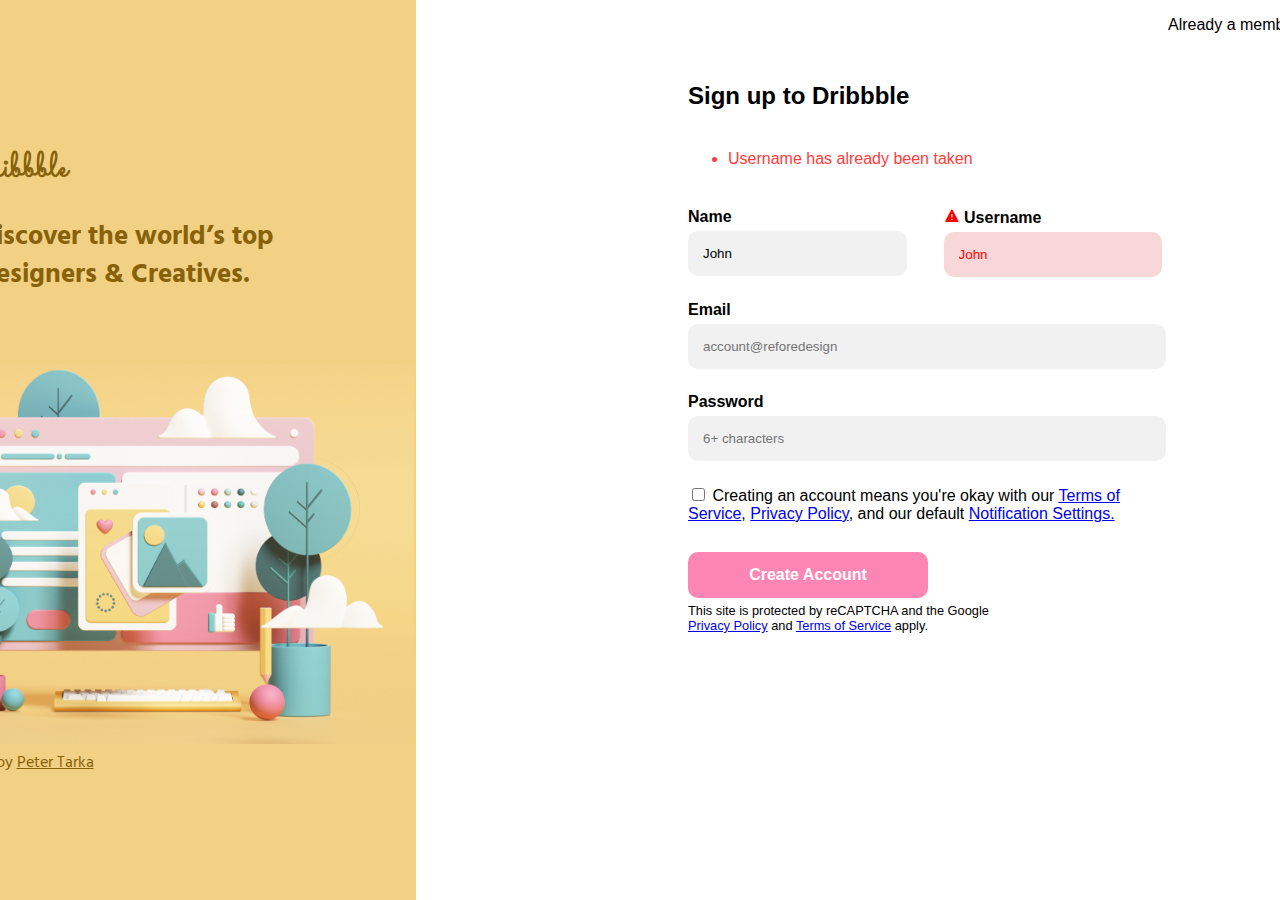
<file: index.html>
<!DOCTYPE html>
<html lang="en">

<head>
    <meta charset="UTF-8" />
    <meta name="viewport" content="width=device-width, initial-scale=1.0" />
    <link rel="stylesheet" href="styles.css" />
    <link href='https://unpkg.com/boxicons@2.1.4/css/boxicons.min.css' rel='stylesheet'>
    <title>Sign Up Page</title>
</head>

<body>
    <div class="container">
        <div class="left-section">
            <div class="illustration">
                <a1>dribbble</a1>
                <h2>Discover the world’s top Designers & Creatives.</h2>
                <img src="assets/Illustration.png" alt="Illustration" />
                <p>Art by <a href="#">Peter Tarka</a></p>
            </div>
        </div>
        <form class="right-section">
            <div class="sign-up-form">
                <div class="already-member">
                    <p>Already a member? <a href="components/sign-in/sign-in.html">Sign In</a></p>
                </div>
                <div class="sign-up">
                    <h2>Sign up to Dribbble</h2>
                    <div class="user-taken">
                        <ul>
                            <li>
                                <p>Username has already been taken</p>
                            </li>
                        </ul>
                    </div>
                    <div class="form-wrapper">
                        <div class="name-group">
                            <label for="name">Name</label>
                            <input type="text" id="name" name="name" placeholder="John">
                        </div>
                        <div class="username-group">
                            <i class='bx bxs-error'></i>
                            <label for="username">Username</label>
                            <input type="text" id="username" name="username" placeholder="John">
                        </div>
                    </div>
                    <label for="email">Email</label>
                    <input type="text" id="email" name="email" placeholder="account@reforedesign">
                    <label for="psw">Password</label>
                    <input type="password" id="psw" name="psw" placeholder="6+ characters">
                </div>
            </div>
            <div class="smallprint">
                <input type="checkbox" id="rememberMe">
                <label for="rememberMe">
                    Creating an account means you're okay with our <a href="#">Terms of Service</a>, <a href="#">Privacy
                        Policy</a>, and our default <a href="#">Notification
                        Settings.</a></label>
            </div>
            <div class="recaptcha">
                This site is protected by reCAPTCHA and the Google<br>
                <a href="#">Privacy Policy</a> and <a href="#">Terms of
                    Service</a> apply.
            </div>
        </form>
        <div class="button-box">
            <a href="/components/profile-page/profile-page.html">
                <button type="submit">Create Account</button>
            </a>
        </div>
    </div>
</body>

</html>
</file>
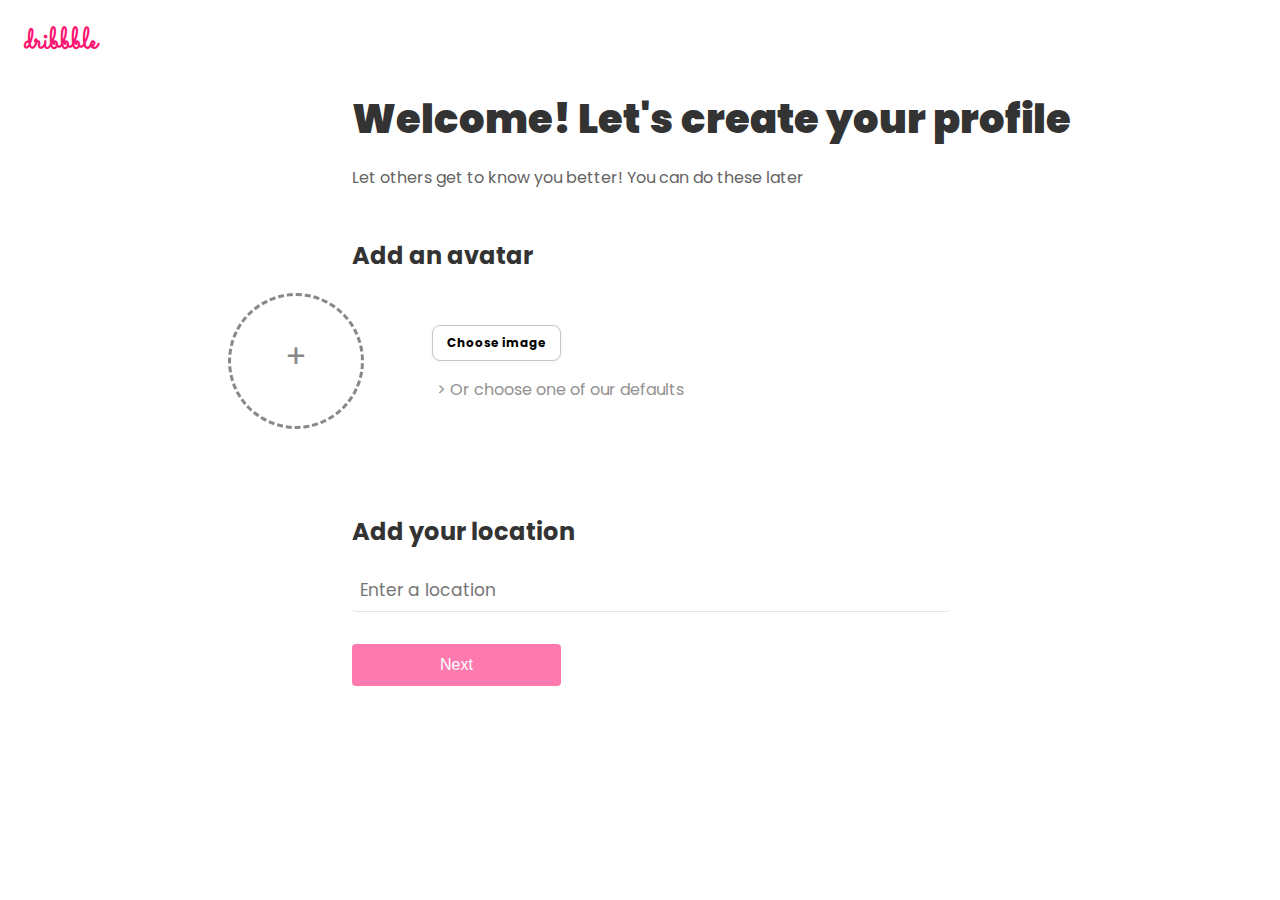
<file: components/profile-page/profile-page.html>
<!DOCTYPE html>
<html lang="en">

<head>
  <meta charset="UTF-8">
  <meta name="viewport" content="width=device-width, initial-scale=1.0">
  <title>Create Your Profile</title>
  <link rel="stylesheet" href="styles.css">
</head>

<body>
  <div class="nav-bar">
    <div class="illustration">
      <a>dribbble</a>
    </div>
    <div class="arrow-circle">
      <a href="/index.html" class="arrow">&#60;</a>
    </div>
  </div>
  <div class="container">
    <div class="containers">
      <a>Welcome! Let's create your profile</a>
    </div>
    <p>Let others get to know you better! You can do these later</p>
    <div class="avatar-section">
      <h2>Add an avatar</h2>
      <div class="avatar-container">
        <div class="avatar-upload">
          <!-- Change the label to be associated with the file input -->
          <label for="avatar-input" id="avatar-label">
            <span>+</span>
          </label>
          <input type="file" id="avatar-input" accept="image/*" style="display: none;">
        </div>
        <!-- Change the link to trigger the click event on the file input -->
        <a class="Neon-input-choose-btn blue" id="choose-image-btn">Choose image</a>
        <p id="or-return-text"> > Or choose one of our defaults</p>
      </div>
    </div>
    <div class="location-section">
      <h2>Add your location</h2>
      <input type="text" placeholder="Enter a location">
    </div>
    <a href="/components/role/role.html">
      <button class="next-btn">Next</button>
    </a>
    <div class="return-page">
      <a href="/components/profile-page/profile-page.html">
        <p id="press-return-text" style="display: none;">or Press RETURN</p>
      </a>
    </div>
  </div>
  <script src="script.js"></script>
</body>

</html>
</file>
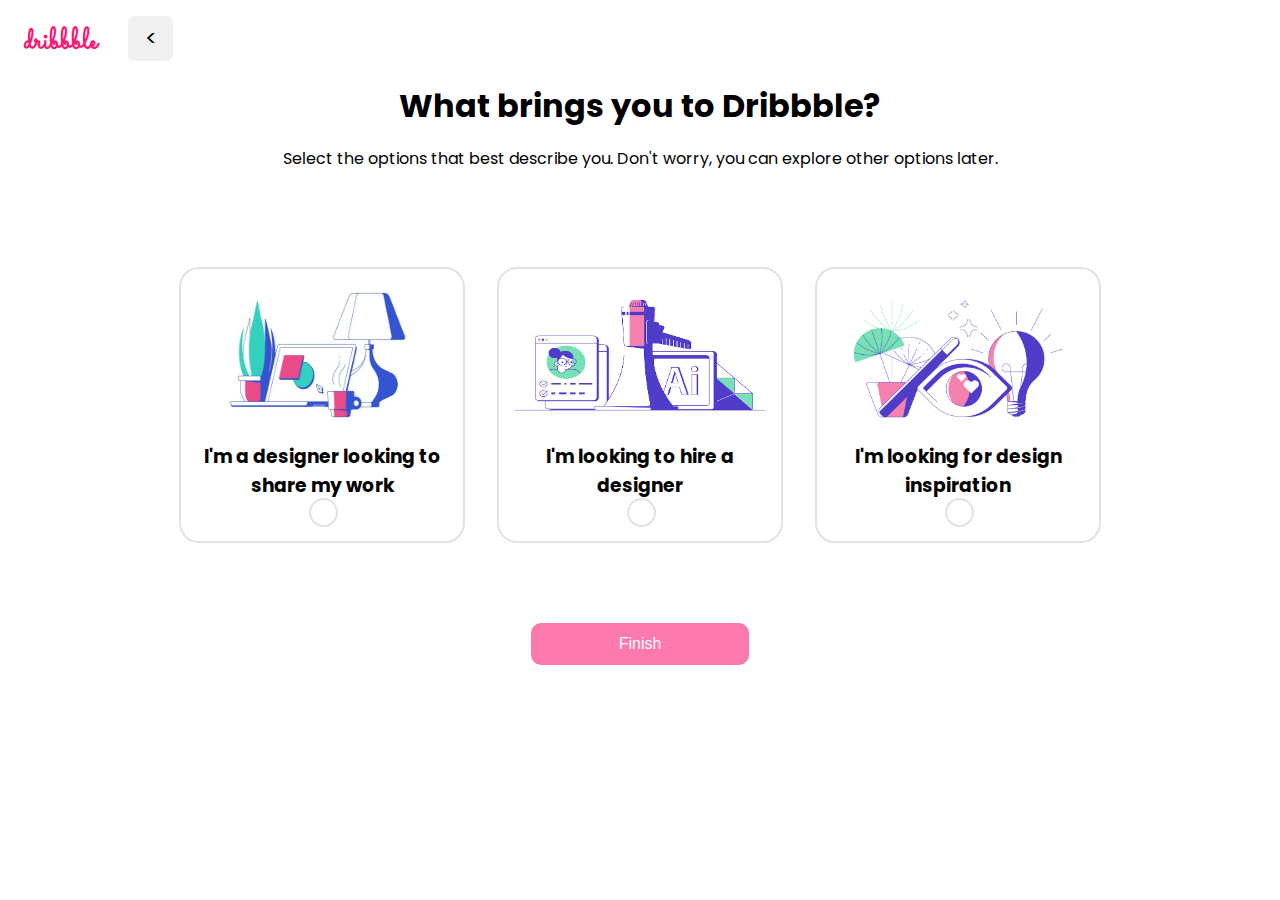
<file: components/role/role.html>
<!DOCTYPE html>
<html lang="en">

<head>
  <meta charset="UTF-8">
  <meta name="viewport" content="width=device-width, initial-scale=1.0">
  <title>What brings you to Dribbble?</title>
  <link rel="stylesheet" href="styles.css">
</head>

<body>
  <div class="nav-bar">
    <div class="illustration">
      <a>dribbble</a>
    </div>
    <div class="arrow-circle">
      <a href="/components/profile-page/profile-page.html" class="arrow">&#60;</a>
    </div>
  </div>
  <div class="container">
    <h1>What brings you to Dribbble?</h1>
    <p>Select the options that best describe you. Don't worry, you can explore other options later.</p>
    <div class="options">
      <div class="option">
        <div class="option-content">
          <img src="/assets/Role-1.jpeg" alt="Role-1" />
          <h3>I'm a designer looking to share my work</h3>
          <p id="additional-content">With over 7 million shots from a vast community of designers, Dribbble is the
            leading source for design inspiration.</p>
          <label class="container">
            <input type="checkbox" onchange="toggleAdditionalContent(this)">
            <span class="checkmark"></span>
          </label>
        </div>
      </div>
      <div class="option">
        <div class="option-content">
          <img src="/assets/Role-2.png" alt="Role-2" />
          <h3>I'm looking to hire a designer</h3>
          <p id="additional-content">With over 7 million shots from a vast community of designers, Dribbble is the
            leading source for design inspiration.</p>
          <label class="container">
            <input type="checkbox" onchange="toggleAdditionalContent(this)">
            <span class="checkmark"></span>
          </label>
        </div>
      </div>
      <div class="option">
        <div class="option-content" id="contentToMove">
          <img src="/assets/Role-3.png" alt="Role-3">
          <h3>I'm looking for design inspiration</h3>
          <p>With over 7 million shots from a vast community of designers, Dribbble is the leading source for design
            inspiration.</p>
          <label class="container">
            <input type="checkbox" onchange="toggleAdditionalContent(this)">
            <span class="checkmark"></span>
          </label>
        </div>
      </div>
    </div>
    <div class="return-page2">
      <p id="press-returns-text" style="display: none;">Anything else? You can select multiple</p>
    </div>
    <a href="/components/dashboard/dashboard.html">
      <button class="finish-btn">Finish</button>
    </a>
    <div class="return-page">
      <a href="/components/role/role.html">
        <p id="press-returns-text2" style="display: none;">or Press RETURN</p>
      </a>
    </div>
  </div>
  <script src="script.js"></script>
</body>

</html>
</file>
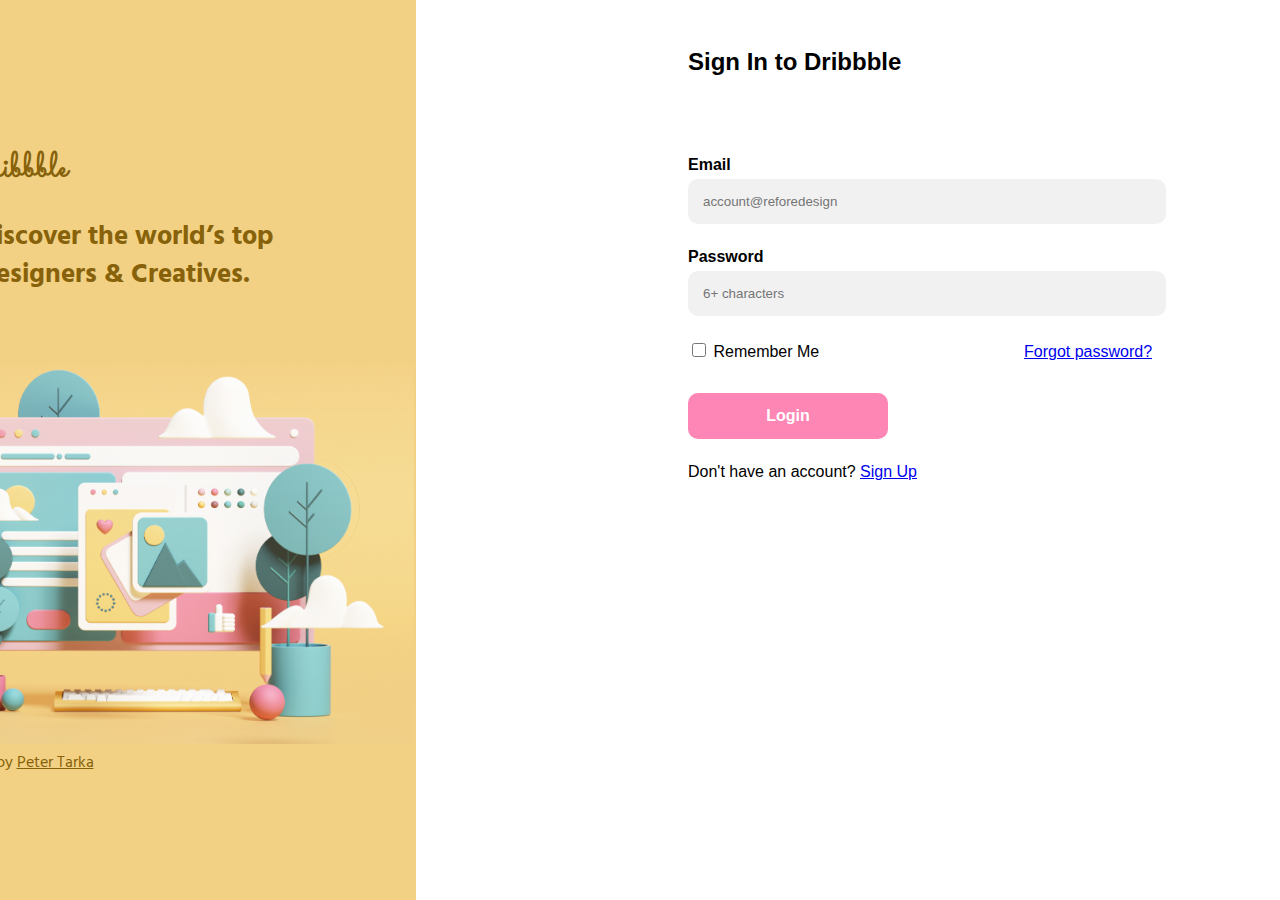
<file: components/sign-in/sign-in.html>
<!DOCTYPE html>
<html lang="en">

<head>
    <meta charset="UTF-8" />
    <meta name="viewport" content="width=device-width, initial-scale=1.0" />
    <link rel="stylesheet" href="styles.css" />
    <title>Sign Up Page</title>
</head>

<body>
    <div class="container">
        <div class="left-section">
            <div class="illustration">
                <a1>dribbble</a1>
                <h2>Discover the world’s top Designers & Creatives.</h2>
                <img src="/assets/Illustration.png" alt="Illustration" />
                <p>Art by <a href="#">Peter Tarka</a></p>
            </div>
        </div>
        <form class="right-section">
            <div class="sign-in-form">
                <div class="sign-in">
                    <h2>Sign In to Dribbble</h2>
                    <label for="email">Email</label>
                    <input type="text" id="email" name="email" placeholder="account@reforedesign" required>
                    <label for="psw">Password</label>
                    <input type="password" id="psw" name="psw" placeholder="6+ characters" required>
                </div>
            </div>
            <div class="smallprint">
                <input type="checkbox" value="lsRememberMe" id="rememberMe">
                <label for="rememberMe">Remember Me</label>
                <div class="forgot-password">
                    <a href="#">Forgot password?</a>
                </div>
            </div>
            <a href="components/profile-page/profile-page.html">
                <button type="submit" onclick="lsRememberMe()">Login</button>
            </a>
            <div class="new-member">
                Don't have an account? <a href="/index.html">Sign Up</a>
            </div>
        </form>
    </div>
</body>

</html>
</file>
<file: styles.css>
@import url("https://fonts.googleapis.com/css2?family=Archivo+Black&family=Dancing+Script:wght@400..700&family=Hind+Madurai:wght@300;400;500;600;700&family=Sacramento&display=swap");

body {
    font-family: Arial, sans-serif;
    display: flex;
    justify-content: center;
    align-items: center;
    height: 100vh;
    margin: 0;
    background-color: #fff;
}

.container {
    display: flex;
    height: 100%;
}

.illustration {
    text-align: center;
    color: #87620a;
}

.illustration h2 {
    margin-right: 10rem;
    text-align: left;
    transform: translateX(6.5rem);
}

.illustration a1 {
    font-family: "Sacramento";
    font-weight: 600;
    font-size: 35px;
    margin-right: 15rem;
    margin-top: 10px;
}

.illustration a {
    color: #87620a;
}

.illustration p {
    margin-right: 14rem;
    font-size: medium;
    transform: translatey(2rem);
}

.illustration img {
    width: 540px;
    transform: translatey(3rem);
}

.left-section {
    background-color: #f2d184;
    display: flex;
    justify-content: center;
    align-items: center;
    text-align: center;
    padding: 22px;
    width: 500px;
    margin-right: 17rem;
    font-family: "Hind Madurai", sans-serif;
    font-size: 18px;
}

.right-section {
    margin-right: 20rem;
}

form {
    max-width: 400px;
    height: 100%;
}

.already-member {
    margin-left: 30rem;
    width: 15rem;
}

.user-taken {
    color: rgb(255, 60, 60);
    margin-top: -2.5rem;
    margin-bottom: 2.5rem;
}

.username-group ::placeholder {
    color: red;
}

.username-group input[type="text"] {
    background: rgb(247, 215, 215);
}

.sign-up-form label {
    font-weight: 700;
}

.sign-up h2 {
    margin-top: 3rem;
    font-weight: 800;
    font-size: x-large;
    margin-bottom: 5rem;
}

input[type="text"],
input[type="password"] {
    padding: 15px;
    width: 28rem;
    margin: 5px 0 20px 0;
    display: inline-block;
    border: none;
    background: #f1f1f1;
    border-radius: 10px;
    margin-bottom: 1.5rem;
}

.username-group {
    margin-left: -2.7rem;
    transform: translatex(5rem);
}

.name-group ::placeholder {
    color: rgb(0, 0, 0);
}

.username-group i {
    color: red;
}

.username-group::placeholder {
    background-color: red;
}

.form-wrapper {
    display: flex;
}

.form-wrapper input {
    width: 11.8rem;
}

.button-box {
    width: 30rem;
    margin-left: -45rem;
    margin-right: 15rem;
    margin-bottom: 100rem;
    transform: translatex(-10rem);
    transform: translatey(34rem);
}

button {
    background-color: #fe79ae;
    color: white;
    padding: 14px 20px;
    margin: 8px 0;
    border: none;
    cursor: pointer;
    width: 50%;
    opacity: 0.9;
    font-size: medium;
    font-weight: bold;
    border-radius: 10px;
    margin-bottom: 1.5rem;
}

button:hover {
    background-color: #fb1671;
    opacity: 1;
}

.smallprint {
    font-size: 1rem;
    margin-bottom: 1.5rem;
    width: 28rem;
}

.recaptcha {
    font-size: 0.8rem;
    text-align: left;
    margin-top: 5rem;
}

@media only screen and (max-width: 600px) {

    * {
        margin: 0;
        padding: 0;
        box-sizing: border-box;
    }

    body {
        display: grid;
    }

    .container {
        display: flex;
        flex-direction: column;
        width: 5rem;
        margin-left: -10rem;
    }

    .illustration img {
        width: 390px;
        margin-left: 6.8rem;
        margin-bottom: 2rem;
        transform: translatey(3rem);
    }

    .left-section {
        width: 500px;
        margin-left: -9.1rem;
        background-color: #f2d184;
    }

    .right-section {
        width: 1px;
        margin-left: -10rem;
    }

    .already-member {
        width: 15rem;
        font-size: 18px;
        margin-top: 1rem;
        transform: translatex(-14rem);
    }

    .illustration {
        text-align: center;
        color: #87620a;
    }

    .illustration h2 {
        font-size: 1.35rem;
        margin-left: 4.5rem;
        margin-bottom: -2rem;
    }

    .illustration a1 {
        margin-right: 3.8rem;
    }

    .illustration a {
        color: #87620a;
    }

    .illustration p {
        margin-top: 1rem;
        margin-bottom: -1rem;
        margin-right: -4rem;
        transform: translatex(-5rem);
        font-size: 12px;
    }

    .user-taken {
        font-size: 1.1rem;
        width: 20rem;
        margin-left: 12rem;
    }

    .sign-up-form label {
        font-weight: 700;
        width: 20rem;
        margin-left: 10rem;
    }

    .sign-up h2 {
        width: 15rem;
        margin-top: 3rem;
        font-weight: 800;
        font-size: 1.4rem;
        margin-left: 13rem;
    }

    input[type="text"],
    input[type="password"] {
        width: 20.4rem;
        margin-left: 10rem;
    }

    .name-group {
        margin-bottom: -1.5rem;
    }

    .username-group {
        margin-left: -2.7rem;
        transform: translatex(2.7rem);
    }

    .form-wrapper {
        display: block;
    }

    .form-wrapper input {
        width: 20.4rem;
    }

    button {
        width: 20.4rem;
        margin-left: 45rem;
    }

    .button-box {
        margin-bottom: -20rem;
        transform: translatey(-8.5rem);
    }

    .smallprint {
        font-size: 0.9rem;
        width: 20.4rem;
        margin-left: 10rem;
    }

    input[type="checkbox"] {
        width: 15px;
        height: 15px;
    }

    .recaptcha {
        font-size: 0.8rem;
        width: 20.4rem;
        margin-left: 10rem;
        margin-bottom: 2rem;
    }
}
</file>
<file: components/profile-page/styles.css>
@import url('https://fonts.googleapis.com/css2?family=Poppins:wght@400;500;600&display=swap;700&family=Sacramento&display=swap');

body {
  font-family: 'Poppins', sans-serif;
  color: #333;
  margin: 0;
  padding: 0;
}

.illustration {
  font-family: "Sacramento";
  font-weight: 600;
  font-size: 30px;
  margin-left: 1.5rem;
  margin-top: 20px;
  margin-bottom: -2rem;
  color: #fb1671;
}

.container {
  margin: 0px auto;
  padding: 2rem;
}

.containers a {
  margin-left: 20rem;
  font-size: 2.5rem;
  font-weight: 900;
  margin-bottom: -0.5rem;
}

.container p {
  color: #656464;
}

p {
  margin-left: 20rem;
}

.avatar-section {
  margin-top: 3rem;
  margin-left: 20rem;
  margin-bottom: 2rem;
}

.avatar-container {
  display: flex;
  flex-direction: column;
  align-items: center;
  margin-top: 1rem;
}

.avatar-upload {
  width: 130px;
  height: 130px;
  border-radius: 50%;
  background-color: #ffffff;
  display: flex;
  justify-content: center;
  align-items: center;
  font-size: 2rem;
  color: #888;
  cursor: pointer;
  margin-bottom: 0.5rem;
  margin-right: 63rem;
  border-style: dashed;
}

.avatar-container p {
  transform: translatey(-7rem);
  margin-left: -30rem;
  color: #939191;
}

.avatar-container a {
  transform: translatey(-7rem);
  margin-right: 38rem;
}

.avatar-upload label {
  display: inline-block;
  width: 120px;
  height: 120px;
  border-radius: 50%;
  background-color: #ffffff;
  display: flex;
  justify-content: center;
  align-items: center;
  font-size: 2rem;
  color: #888;
  cursor: pointer;
  margin-bottom: 0.5rem;
}

.avatar-preview {
  width: 135px;
  height: 135px;
  border-radius: 50%;
  display: flex;
  justify-content: center;
  align-items: center;
  font-size: 2rem;
  cursor: pointer;
  margin-right: 63rem;
  transform: translatey(-14.7rem);
  margin-bottom: -8.45rem;
}

.Neon-input-choose-btn {
  display: inline-block;
  padding: 8px 14px;
  outline: none;
  cursor: pointer;
  text-decoration: none;
  text-align: center;
  white-space: nowrap;
  font-size: 12px;
  font-weight: bold;
  color: #000000;
  border-radius: 8px;
  border: 1px solid #c6c6c6;
  vertical-align: middle;
  background-color: #fff;
  box-shadow: 0px 1px 5px rgba(0, 0, 0, 0.05);
  -webkit-transition: all 0.2s;
  -moz-transition: all 0.2s;
  transition: all 0.2s;
}

.location-section {
  margin-top: -3rem;
  margin-bottom: 2rem;
  margin-left: 20rem;
}

.location-section input {
  width: 65%;
  padding: 0.5rem;
  border-radius: 4px;
  font-size: 17px;
  font-family: inherit;
  border: none;
  border-bottom: 1px solid #e6e6e6;
}

.next-btn {
  background-color: #fe79ae;
  color: #fff;
  border: none;
  padding: 0.75rem 5.5rem;
  border-radius: 4px;
  font-size: 1rem;
  cursor: pointer;
  transition: background-color 0.3s ease;
  margin-left: 20rem;
}

.next-btn:hover {
  background-color: #fb1671;
}

.return-page {
  font-weight: bolder;
  font-size: smaller;
  margin-left: 3rem;
  margin-bottom: -4rem;
}

.return-page p {
  color: #9e9e9e;
}

.return-page a {
  text-decoration: none;
}

.arrow-circle {
  transform: translatex(-10rem);
}

@media only screen and (max-width: 600px) {
  * {
    margin: 0;
    padding: 0;
    box-sizing: border-box;
  }

  body {
    display: grid;
  }

  .arrow-circle {
    width: 45px;
    height: 45px;
    background-color: #ecececc6;
    display: flex;
    border-radius: 6px;
    justify-content: center;
    align-items: center;
    margin-top: -3.9rem;
    margin-bottom: 0.7rem;
    transform: translatex(5rem);
  }

  .arrow {
    color: #000000;
    font-size: 22px;
  }

  .arrow-circle a {
    text-decoration: none;
  }

  .container {
    font-size: 1.5rem;
    margin-left: -35rem;
  }

  .containers a {
    font-size: 1.1rem;
    margin-left: 34.5rem;
  }

  .container p {
    font-size: 1.1rem;
    width: 19rem;
    margin-left: 34.5rem;
  }

  .location-section {
    margin-left: 38rem;
  }

  .location-section h2 {
    font-size: 1.5rem;
    margin-top: 7rem;
    margin-bottom: 2rem;
  }

  .location-section input {
    width: 13.5rem;
  }

  .avatar-container {
    margin-left: -50rem;
  }

  .avatar-container a {
    position: relative;
    left: 825px;
    transform: translateY(1rem);
  }

  .avatar-container p {
    font-size: 1.2rem;
    margin-left: 65rem;
    transform: translateY(2rem);
  }

  .avatar-section h2 {
    font-size: 1.5rem;
    margin-left: 18.7rem;
  }

  .avatar-upload {
    position: relative;
    left: 968px;
    width: 150px;
    height: 150px;
    margin-left: 7rem;
    margin-top: 1rem;
  }

  .avatar-preview {
    position: relative;
    left: 968px;
    width: 150px;
    height: 150px;
    margin-top: 0.8rem;
    margin-left: 7rem;
    margin-bottom: -11rem;
  }

  button {
    position: relative;
    left: 295px;
    margin-bottom: 1rem;
  }

  .return-page {
    display: none;
  }

  .illustration {
    font-weight: 500;
    color: #ffffff;
    transform: translatey(-0.5rem);
    margin-left: 9rem;
    font-size: 2.3rem;
  }

  .nav-bar {
    background-color: #fe79ae;
    padding: 7px;
    margin-left: -4rem;
  }

}
</file>
<file: components/role/styles.css>
@import url('https://fonts.googleapis.com/css2?family=Poppins:wght@400;500;600&display=swap;700&family=Sacramento&display=swap');

body {
  font-family: 'Poppins', sans-serif;
  margin: 0;
  padding: 2rem;
}

.illustration {
  font-family: "Sacramento";
  font-weight: 600;
  font-size: 30px;
  margin-left: -0.5rem;
  margin-top: -0.75rem;
  margin-bottom: -1rem;
  color: #fb1671;
}

.arrow-circle {
  width: 45px;
  height: 45px;
  background-color: #ecececc6;
  display: flex;
  border-radius: 6px;
  justify-content: center;
  align-items: center;
  margin-top: -3rem;
  transform: translatex(6rem);
}

.arrow {
  color: #000000;
  font-size: 22px;
}

.arrow-circle a {
  text-decoration: none;
}

.container {
  max-width: 800px;
  margin: 0 auto;
  text-align: center;
}

h1 {
  font-size: 2rem;
  margin-bottom: 0.5rem;
}

.options {
  display: flex;
  justify-content: center;
  margin-top: 6rem;
  margin-bottom: 5rem;
}

.option {
  margin: 0 1rem;
  text-align: center;
}

.option-image {
  width: 150px;
  height: 150px;
  background-color: #ddd;
  border-radius: 50%;
  margin-bottom: 1rem;
}

.option-content {
  border-radius: 20px;
  padding: 1rem;
  border: 2px solid #e3e2e2;
  height: 15rem;
  position: relative;
}

.option-content:hover {
  border-radius: 20px;
  padding: 1rem;
  border: 2px solid #fb1671;
  height: 15rem;
  position: relative;
}

.option-content p {
  font-size: small;
  color: #656464;
  display: none;
  margin-top: -1.5rem;
}

.option-content:hover p {
  display: block;
}

.option-content img {
  width: 250px;
  height: 150px;
}

.option-content:hover img {
  width: 250px;
  height: 150px;
  margin-top: -7rem;
}

.option-content h3 {
  margin-top: 0;
  margin-bottom: 2rem;
}

.container input {
  position: absolute;
  opacity: 0;
  cursor: pointer;
  height: 0;
  width: 0;
}

.checkmark {
  position: absolute;
  top: 0;
  left: 0;
  height: 25px;
  width: 25px;
  border-radius: 50%;
  border: 2px solid #e3e2e2;
  margin-top: 14.3rem;
  margin-left: 8rem;
}

.container:hover input~.checkmark {
  background-color: #ffffff;
}

.container input:checked~.checkmark {
  background-color: #fb1671;
  border-style: none;
}

.checkmark:after {
  content: "";
  position: absolute;
  display: none;
}

.container input:checked~.checkmark:after {
  display: block;
}

.container .checkmark:after {
  left: 9px;
  top: 5px;
  width: 5px;
  height: 10px;
  border: solid white;
  border-width: 0 3px 3px 0;
  -webkit-transform: rotate(45deg);
  -ms-transform: rotate(45deg);
  transform: rotate(45deg);
}

.finish-btn {
  margin-top: 3rem;
  background-color: #fe79ae;
  color: #fff;
  border: none;
  border-radius: 10px;
  padding: 0.75rem 5.5rem;
  font-size: 1rem;
  cursor: pointer;
  transition: background-color 0.3s ease;
}

.finish-btn:hover {
  background-color: #fb1671;
}

.return-page2 {
  color: #000000;
  font-weight: bolder;
  font-size: medium;
  margin-top: -3rem;
  margin-bottom: -2.5rem;
}

.return-page {
  color: #888;
  font-weight: bolder;
  font-size: smaller;
  margin-top: -0.3rem;
  margin-left: 0.4rem;
  margin-bottom: -5rem;
}

.return-page a {
  text-decoration: none;
}

@media only screen and (max-width: 600px) {
  .options {
    display: flow-root;
    margin-bottom: -1rem;
    width: 110%;
    margin-left: -0.9rem;
  }

  .option {
    margin-bottom: 6rem;
  }

  .container {
    margin-top: 7rem;
  }

  .return-page {
    margin-bottom: 1rem;
  }

  .return-page a {
    color: #888;
    text-decoration: none;
  }

  .arrow-circle {
    transform: translatey(0.1rem);
  }

  .illustration {
    font-weight: 500;
    color: #ffffff;
    transform: translatey(0.5rem);
    margin-left: 4rem;
    font-size: 2.3rem;
  }

  .nav-bar {
    background-color: #fe79ae;
    padding: 22px;
    margin-left: -2rem;
    margin-right: -2rem;
    margin-top: -2rem;
    margin-bottom: -6rem;
  }

  .checkmark {
    margin-left: 9rem;
  }
}
</file>
<file: components/sign-in/styles.css>
@import url("https://fonts.googleapis.com/css2?family=Archivo+Black&family=Dancing+Script:wght@400..700&family=Hind+Madurai:wght@300;400;500;600;700&family=Sacramento&display=swap");

body {
    font-family: Arial, sans-serif;
    display: flex;
    justify-content: center;
    align-items: center;
    height: 100vh;
    margin: 0;
    background-color: #fff;
}

.container {
    display: flex;
    height: 100%;
}

.illustration {
    text-align: center;
    color: #87620a;
}

.illustration h2 {
    margin-right: 10rem;
    text-align: left;
    transform: translateX(6.5rem);
}

.illustration a1 {
    font-family: "Sacramento";
    font-weight: 600;
    font-size: 35px;
    margin-right: 15rem;
    margin-top: 10px;
}

.illustration a {
    color: #87620a;
}

.illustration p {
    margin-right: 14rem;
    font-size: medium;
    transform: translatey(2rem);
}

.illustration img {
    width: 540px;
    transform: translatey(3rem);
}

.left-section {
    background-color: #f2d184;
    display: flex;
    justify-content: center;
    align-items: center;
    text-align: center;
    padding: 22px;
    width: 500px;
    margin-right: 17rem;
    font-family: "Hind Madurai", sans-serif;
    font-size: 18px;
}

.right-section {
    margin-right: 20rem;
}

form {
    max-width: 400px;
    height: 100%;
}

.sign-in-form label {
    font-weight: 700;
}

.sign-in h2 {
    margin-top: 3rem;
    font-weight: 800;
    font-size: x-large;
    margin-bottom: 5rem;
}

input[type="text"],
input[type="password"] {
    padding: 15px;
    width: 28rem;
    margin: 5px 0 20px 0;
    display: inline-block;
    border: none;
    background: #f1f1f1;
    border-radius: 10px;
    margin-bottom: 1.5rem;
}

button {
    background-color: #fe79ae;
    color: white;
    padding: 14px 20px;
    margin: 8px 0;
    border: none;
    cursor: pointer;
    width: 50%;
    opacity: 0.9;
    font-size: medium;
    font-weight: bold;
    border-radius: 10px;
    margin-bottom: 1.5rem;
}

button:hover {
    background-color: #fb1671;
    opacity: 1;
}

.smallprint {
    font-size: 1rem;
    margin-bottom: 1.5rem;
    width: 28rem;
}

input[type="checkbox"] {
    width: 14px;
    height: 14px;
}

.forgot-password {
    width: 20rem;
    margin-top: -1.1rem;
    margin-left: 21rem;
}

.new-member {
    font-size: 1rem;
    text-align: left;
}

@media only screen and (max-width: 600px) {

    * {
        margin: 0;
        padding: 0;
        box-sizing: border-box;
    }

    body {
        display: grid;
    }

    .container {
        display: flex;
        flex-direction: column;
        width: 5%;
        margin-left: 20rem;
        max-height: none;
    }

    .illustration img {
        width: 420px;
        margin-left: 3rem;
        margin-bottom: 2rem;
        transform: translatey(3rem);
    }

    .left-section {
        width: 468px;
        margin-left: -8rem;
    }

    .right-section {
        width: 1px;
        margin-left: -4rem;
    }

    .illustration {
        text-align: center;
        color: #87620a;
    }

    .illustration h2 {
        font-size: 1.3rem;
        margin-left: 0.5rem;
        margin-bottom: -2rem;
    }

    .illustration a1 {
        margin-right: 10rem;
    }

    .illustration a {
        color: #87620a;
    }

    .illustration p {
        margin-top: 1rem;
        margin-bottom: -1rem;
        margin-right: 2rem;
        transform: translatex(-5rem);
        font-size: 12px;
    }

    .sign-in-form label {
        font-weight: 700;
        margin-left: 2rem;
    }

    .sign-in h2 {
        width: 20rem;
        margin-top: 3rem;
        font-weight: 800;
        font-size: 1.6rem;
        margin-bottom: 3rem;
        margin-left: 5rem;
    }

    input[type="text"],
    input[type="password"] {
        width: 22.5rem;
        margin-left: 2rem;
    }

    button {
        font-weight: bolder;
        width: 22.5rem;
        margin-left: 2rem;
    }

    .smallprint {
        font-size: 1rem;
        width: 20rem;
        margin-left: 2rem;
    }

    input[type="checkbox"] {
        width: 15px;
        height: 15px;
    }

    .forgot-password {
        width: 10rem;
        margin-left: 13rem;
        margin-top: -1.1rem;

    }

    .new-member {
        font-size: 1.1rem;
        width: 20rem;
        margin-top: 1.1rem;
        margin-bottom: 2rem;
        margin-left: 5rem;
    }
}
</file>
